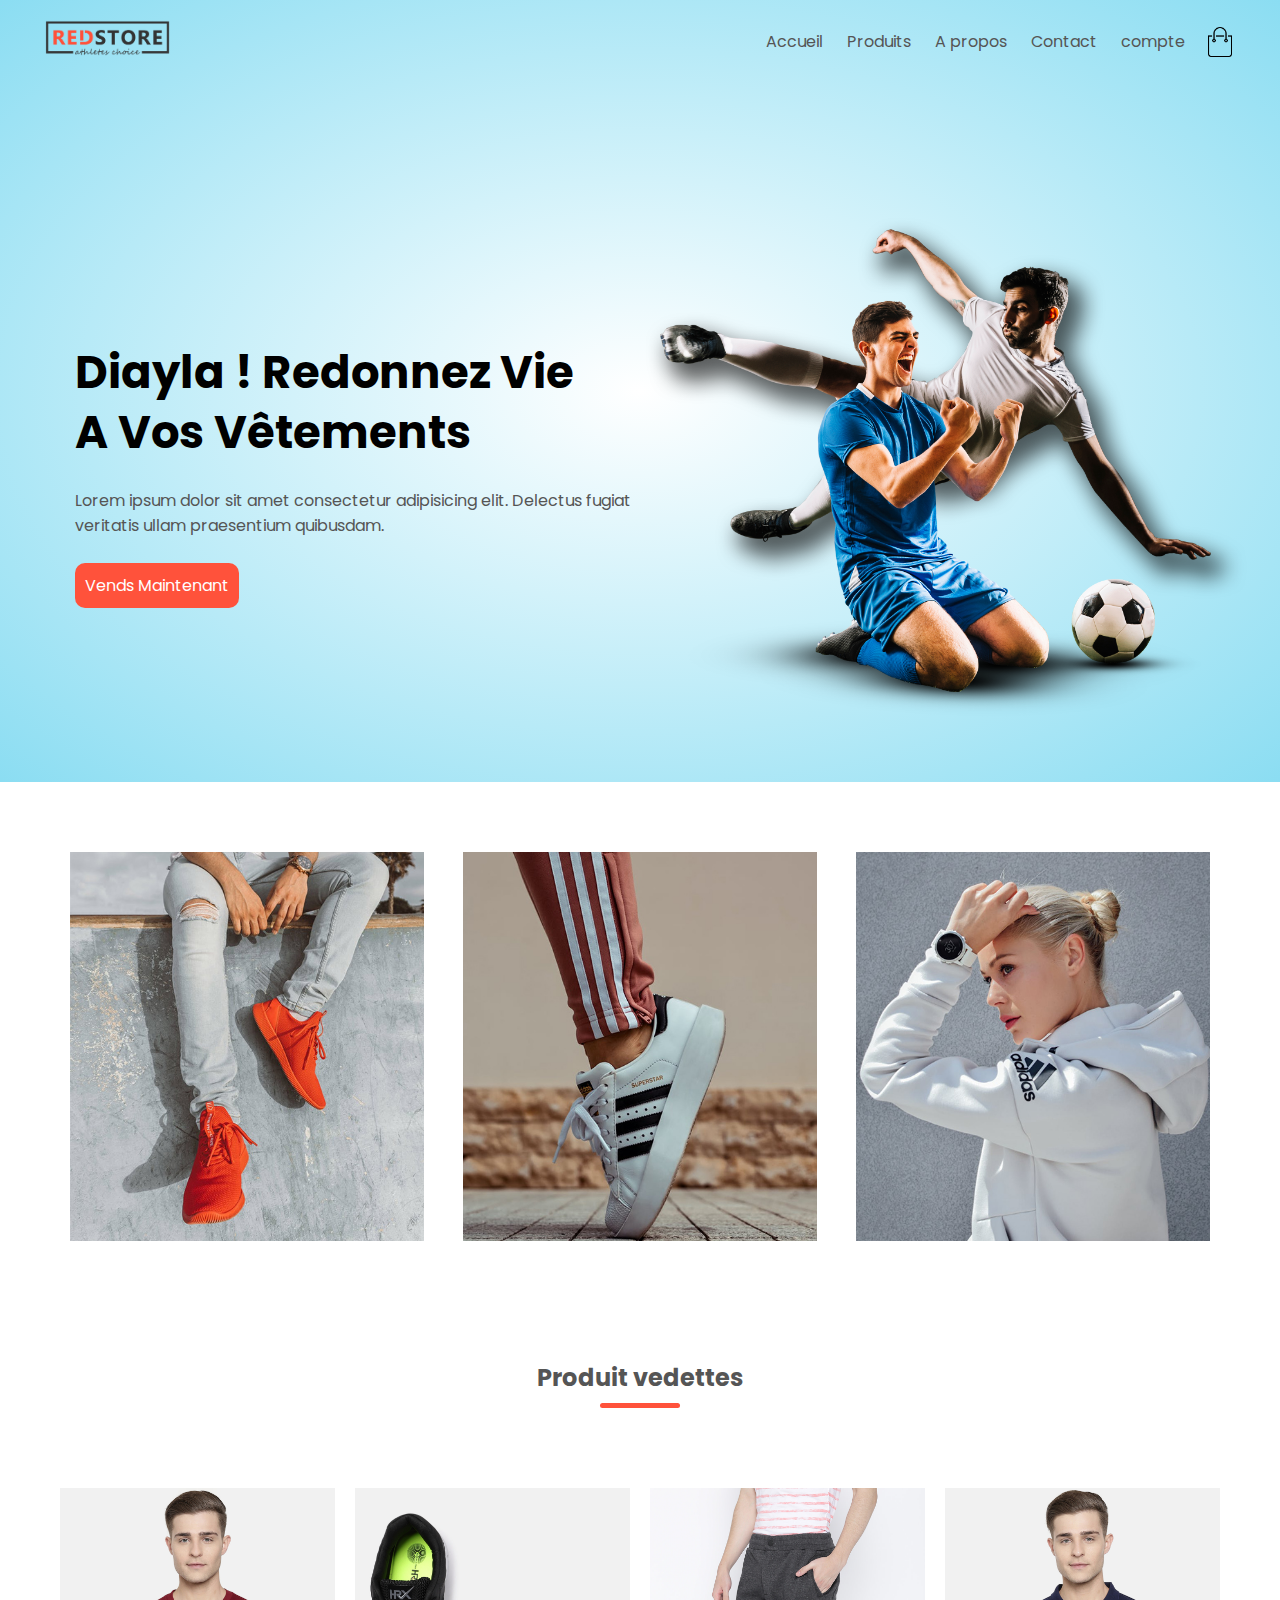
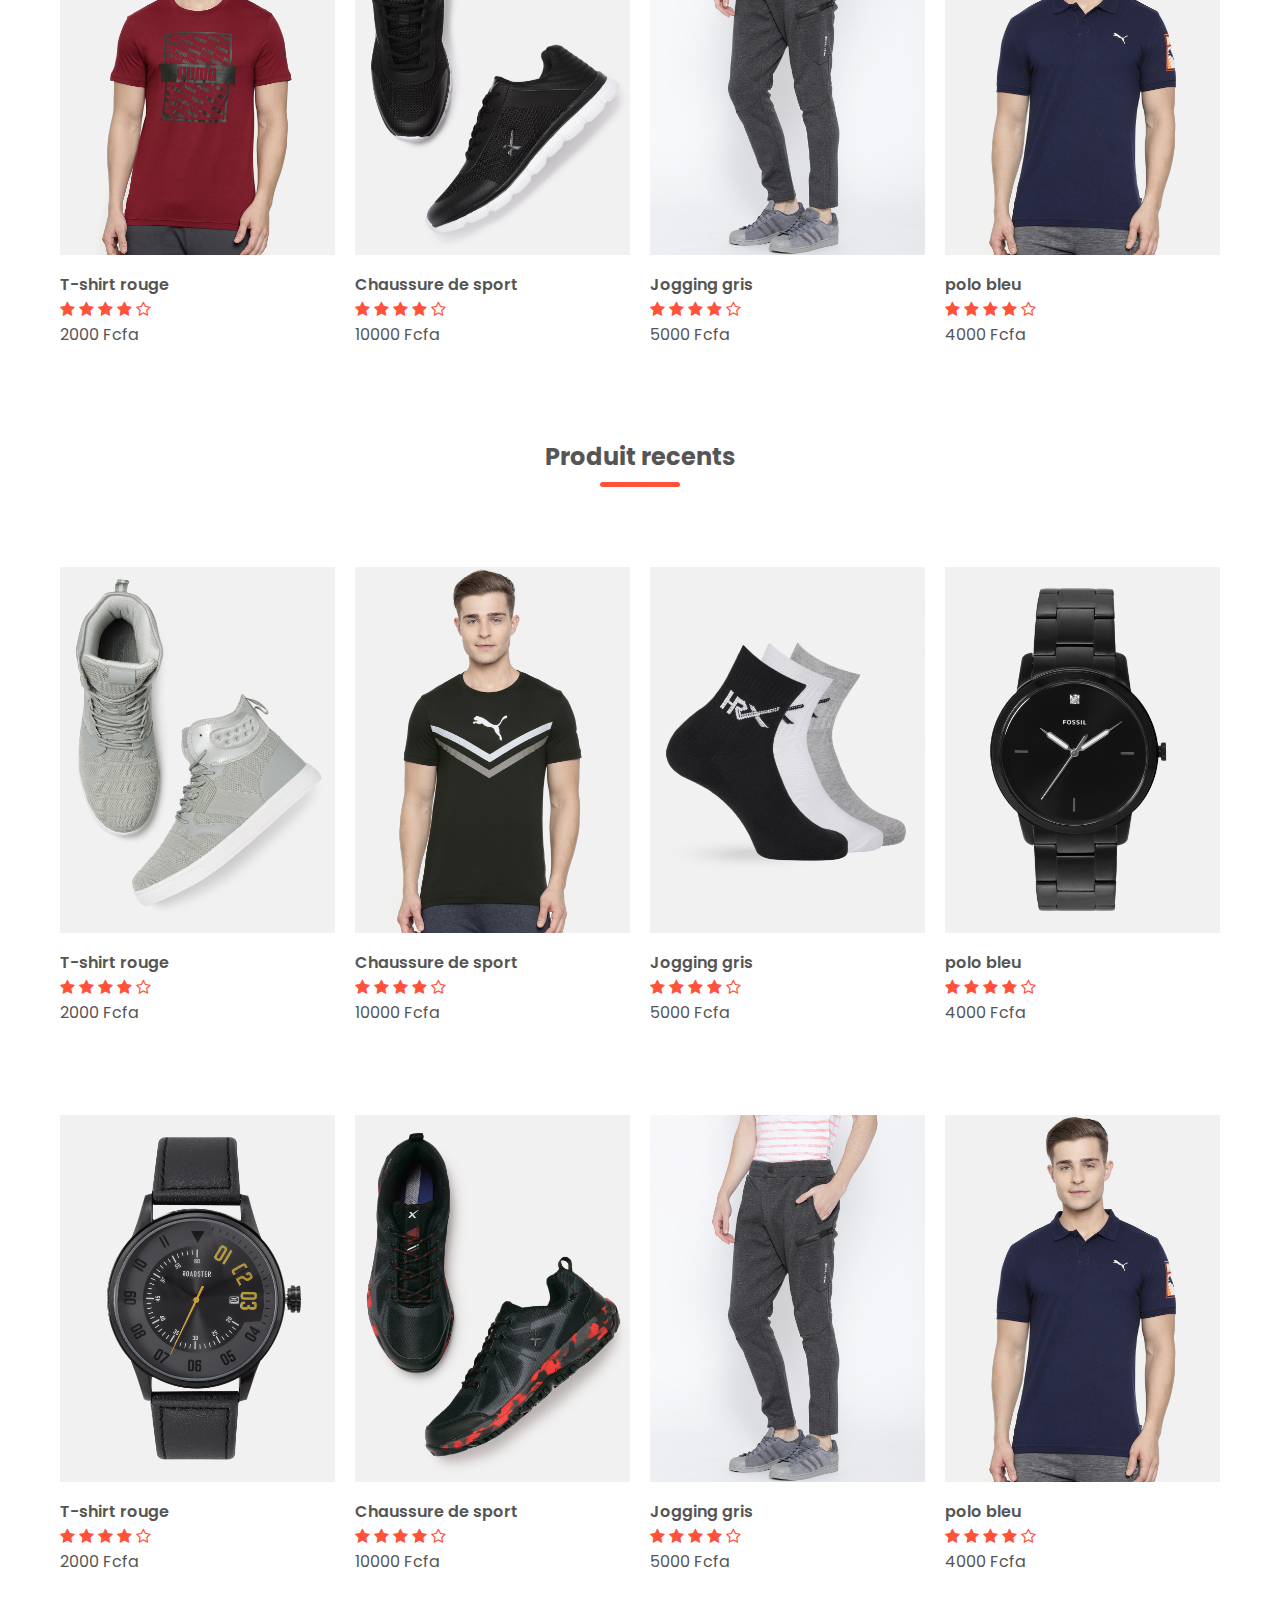
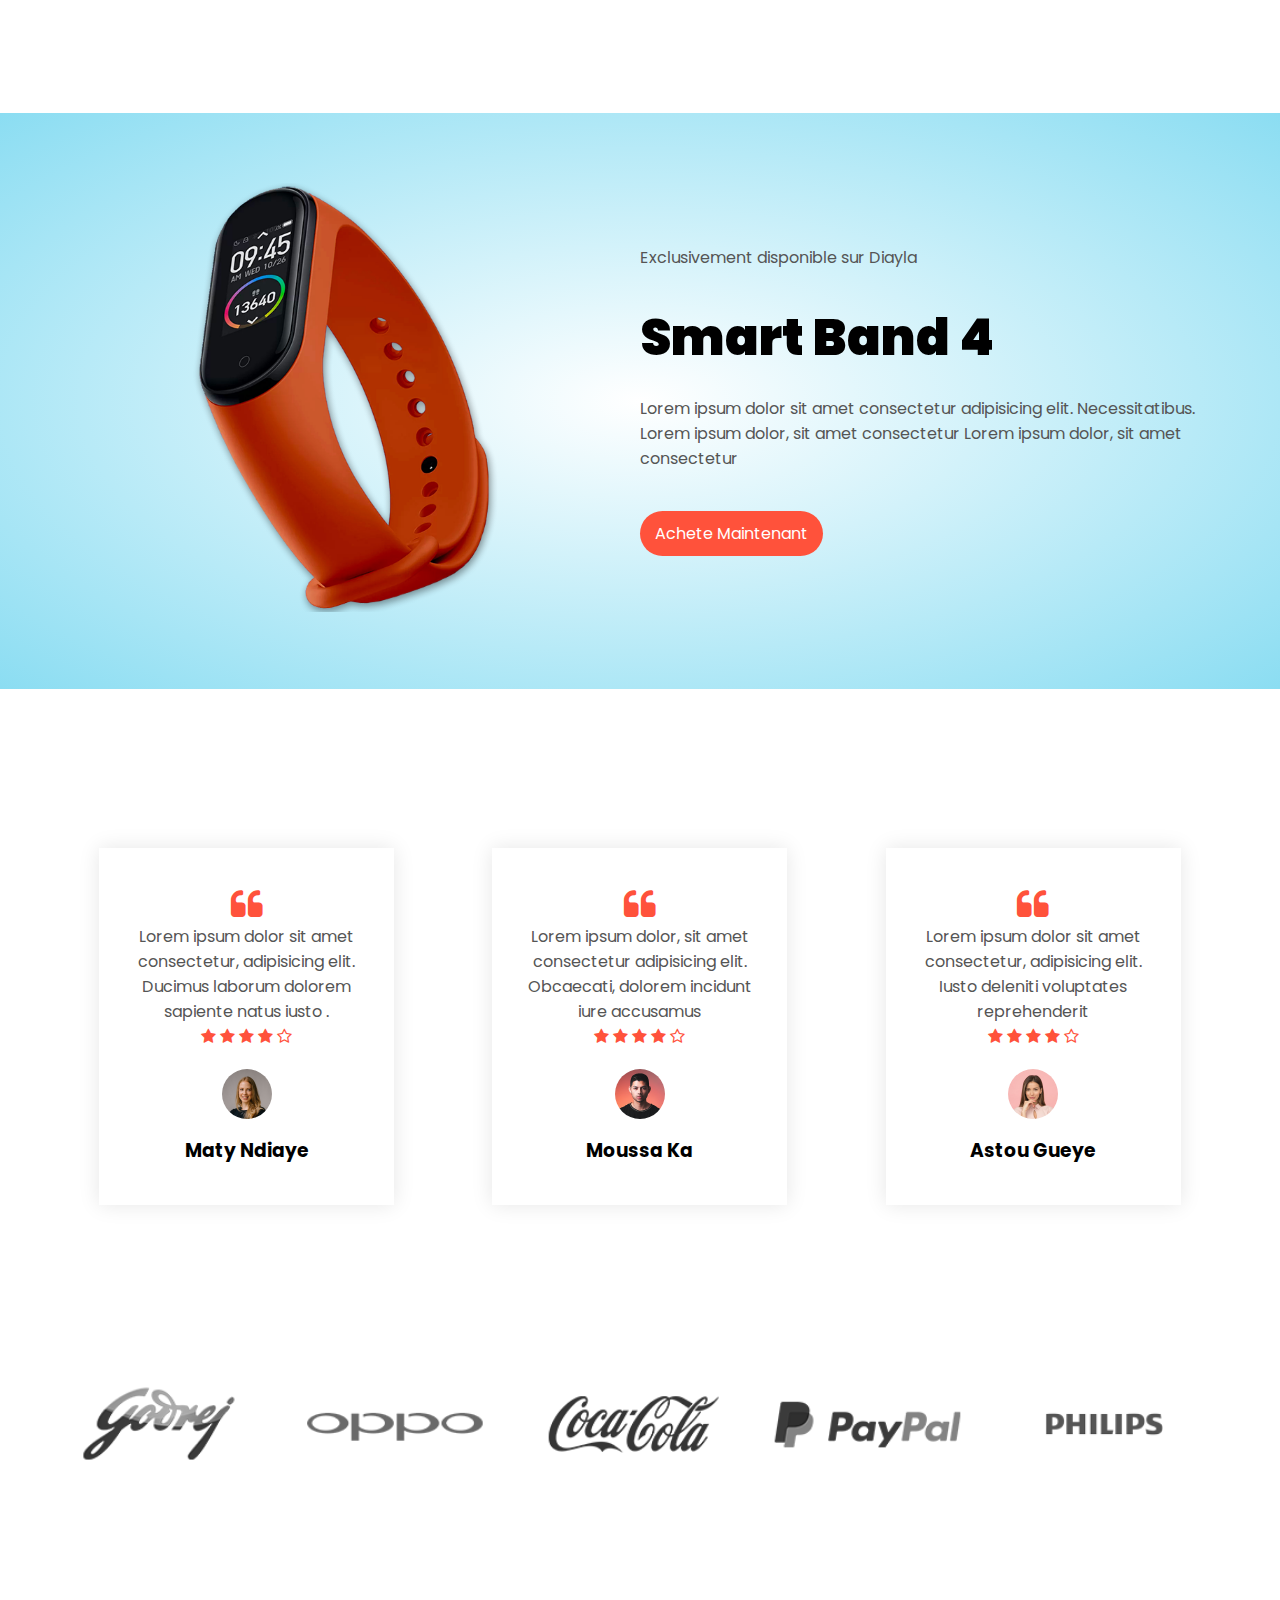
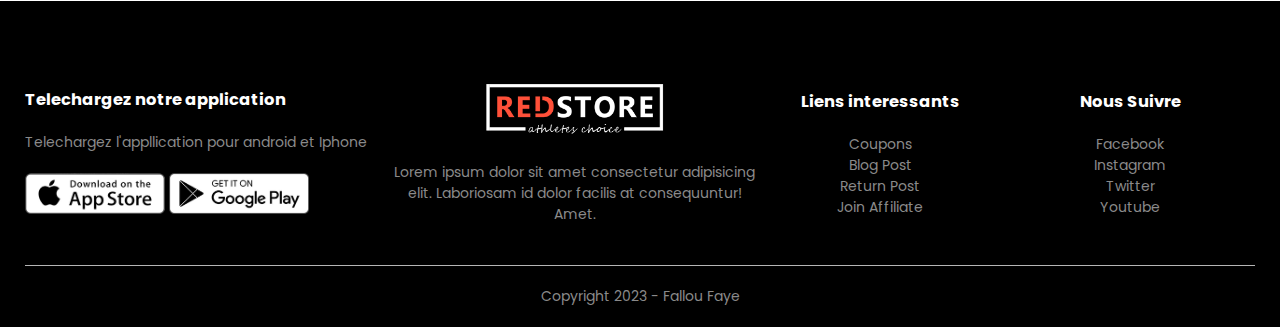
<file: index.html>
<!DOCTYPE html>
<html lang="en">
<head>
    <meta charset="UTF-8">
    <meta name="viewport" content="width=device-width, initial-scale=1.0">
    <link rel="stylesheet" href="style.css">
    <link rel="preconnect" href="https://fonts.googleapis.com">
    <link rel="preconnect" href="https://fonts.gstatic.com" crossorigin>
    <link href="https://fonts.googleapis.com/css2?family=Poppins:wght@100;200;300;400;600;700&display=swap" rel="stylesheet">
    <link rel="stylesheet" href="https://stackpath.bootstrapcdn.com/font-awesome/4.7.0/css/font-awesome.min.css">
    <title>Diayla</title>
</head>
<body>
    <section class="header">
        
        <div class="container">
            <div class="nav-bar">
        
            <div class="logo">
            <a href="index.html"><img src="images/logo.png" alt="" width="125px"></a>
        </div>
        <nav>
            <ul>
                <li><a href="">Accueil</a></li>
                <li><a href="">Produits</a></li>
                <li><a href="">A propos</a></li>
                <li><a href="">Contact</a></li>
                <li><a href="">compte</a></li>
                
            </ul>
        
        </nav>
        <img src="images/cart.png" alt="" width="30px" height="30px" >
    
    </div>
       
    <div class="row">
        <div class="row-1">
            <h1>Diayla ! Redonnez Vie <br>A Vos Vêtements</h1>
            <p>Lorem ipsum dolor sit amet consectetur adipisicing elit.
                 Delectus fugiat <br>veritatis ullam praesentium quibusdam.</p>
                 <a href="" class="btn">Vends Maintenant</a>
        </div>
        <div class="row-1">
            <img src="images/image1.png" alt="">
        </div>
       
    </div>   
</div>

    

    </section>

    <section class="head-product">
        <div class="small-container">
        <div class="row">
            <div class="col-prod">
                <img src="images/category-1.jpg" alt="">
            </div>
            <div class="col-prod">
                <img src="images/category-2.jpg" alt="">
            </div>
            <div class="col-prod">
                <img src="images/category-3.jpg" alt="">
            </div>
        </div>
    </div>
    <div class="first-title">
        <h2>Produit vedettes</h2>
    </div>

    </section>

    <!--------------features product----------->
    <section>
        <div class= "feature-product">
           
            <div class="row">
                <div class="col-4">
                    <img src="images/product-1.jpg" alt="">
                    <h4>T-shirt rouge</h4>
                    <i class="fa fa-star"></i>
                    <i class="fa fa-star"></i>
                    <i class="fa fa-star"></i>
                    <i class="fa fa-star"></i>
                    <i class="fa fa-star-o"></i>
                    <p>2000 Fcfa</p>
                </div>
                <div class="col-4">
                    <img src="images/product-2.jpg" alt="">
                    <h4>Chaussure de sport</h4>
                    <i class="fa fa-star"></i>
                    <i class="fa fa-star"></i>
                    <i class="fa fa-star"></i>
                    <i class="fa fa-star"></i>
                    <i class="fa fa-star-o"></i>
                    <p>10000 Fcfa</p>
                </div>
                <div class="col-4">
                    <img src="images/product-3.jpg" alt="">
                    <h4>Jogging gris</h4>
                    <i class="fa fa-star"></i>
                    <i class="fa fa-star"></i>
                    <i class="fa fa-star"></i>
                    <i class="fa fa-star"></i>
                    <i class="fa fa-star-o"></i>
                    <p>5000 Fcfa</p>
                </div>
                <div class="col-4">
                    <img src="images/product-4.jpg" alt="">
                    <h4>polo bleu</h4>
                    <i class="fa fa-star"></i>
                    <i class="fa fa-star"></i>
                    <i class="fa fa-star"></i>
                    <i class="fa fa-star"></i>
                    <i class="fa fa-star-o"></i>
                    <p>4000 Fcfa</p>
                </div>
            </div>
        </div>
    </section>

    <!--------------Produit recents----------->
    <div class="first-title">
        <h2>Produit recents</h2>
    </div>
    <section class="latest-prod">
        <div class="row">
            <div class="col-5">
                <img src="images/product-5.jpg" alt="">
                    <h4>T-shirt rouge</h4>
                    <i class="fa fa-star"></i>
                    <i class="fa fa-star"></i>
                    <i class="fa fa-star"></i>
                    <i class="fa fa-star"></i>
                    <i class="fa fa-star-o"></i>
                    <p>2000 Fcfa</p>
                </div>
                <div class="col-5">
                    <img src="images/product-6.jpg" alt="">
                    <h4>Chaussure de sport</h4>
                    <i class="fa fa-star"></i>
                    <i class="fa fa-star"></i>
                    <i class="fa fa-star"></i>
                    <i class="fa fa-star"></i>
                    <i class="fa fa-star-o"></i>
                    <p>10000 Fcfa</p>
                </div>
                <div class="col-5">
                    <img src="images/product-7.jpg" alt="">
                    <h4>Jogging gris</h4>
                    <i class="fa fa-star"></i>
                    <i class="fa fa-star"></i>
                    <i class="fa fa-star"></i>
                    <i class="fa fa-star"></i>
                    <i class="fa fa-star-o"></i>
                    <p>5000 Fcfa</p>
                </div>
                <div class="col-5">
                    <img src="images/product-8.jpg" alt="">
                    <h4>polo bleu</h4>
                    <i class="fa fa-star"></i>
                    <i class="fa fa-star"></i>
                    <i class="fa fa-star"></i>
                    <i class="fa fa-star"></i>
                    <i class="fa fa-star-o"></i>
                    <p>4000 Fcfa</p>
                </div>
                <div class="col-5">
                <img src="images/product-9.jpg" alt="">
                    <h4>T-shirt rouge</h4>
                    <i class="fa fa-star"></i>
                    <i class="fa fa-star"></i>
                    <i class="fa fa-star"></i>
                    <i class="fa fa-star"></i>
                    <i class="fa fa-star-o"></i>
                    <p>2000 Fcfa</p>
                </div>
                <div class="col-5">
                    <img src="images/product-10.jpg" alt="">
                    <h4>Chaussure de sport</h4>
                    <i class="fa fa-star"></i>
                    <i class="fa fa-star"></i>
                    <i class="fa fa-star"></i>
                    <i class="fa fa-star"></i>
                    <i class="fa fa-star-o"></i>
                    <p>10000 Fcfa</p>
                </div>
                <div class="col-5">
                    <img src="images/product-3.jpg" alt="">
                    <h4>Jogging gris</h4>
                    <i class="fa fa-star"></i>
                    <i class="fa fa-star"></i>
                    <i class="fa fa-star"></i>
                    <i class="fa fa-star"></i>
                    <i class="fa fa-star-o"></i>
                    <p>5000 Fcfa</p>
                </div>
                <div class="col-5">
                    <img src="images/product-4.jpg" alt="">
                    <h4>polo bleu</h4>
                    <i class="fa fa-star"></i>
                    <i class="fa fa-star"></i>
                    <i class="fa fa-star"></i>
                    <i class="fa fa-star"></i>
                    <i class="fa fa-star-o"></i>
                    <p>4000 Fcfa</p>
                </div>

            </div>
        
    </section>

    <section class="exclusive">
        <div class="small-container">
        <div class="row">
            <div class="col-6">
                <img src="images/exclusive.png" alt="" class="offer-img">
            </div>
            <div class="col-6">
                <p>Exclusivement disponible sur Diayla</p>
                <h1>Smart Band 4</h1>
                <p>Lorem ipsum dolor sit amet consectetur adipisicing elit. Necessitatibus.
                    Lorem ipsum dolor, sit amet consectetur  Lorem ipsum dolor, sit amet consectetur
            </p>
                <a href="" class="btn2">Achete Maintenant</a>
            </div>
        </div>
    </div>
    </section>

    <section class="testimonial">
        <div class="small-container">
            <div class="row">
                <div class="col-4">
                    <i class="fa fa-quote-left"></i>
                    <p>Lorem ipsum dolor sit amet consectetur, adipisicing elit. Ducimus laborum dolorem sapiente natus iusto .</p>
                    <div class="rating">
                    <i class="fa fa-star"></i>
                    <i class="fa fa-star"></i>
                    <i class="fa fa-star"></i>
                    <i class="fa fa-star"></i>
                    <i class="fa fa-star-o"></i>
                </div>
                    <img src="images/user-1.png" alt="">
                    <h3>Maty Ndiaye</h3>
                </div>
                <div class="col-4">
                    <i class="fa fa-quote-left"></i>
                    <p>Lorem ipsum dolor, sit amet consectetur adipisicing elit. Obcaecati, dolorem incidunt iure accusamus  </p>
                    <div class="rating">
                    <i class="fa fa-star"></i>
                    <i class="fa fa-star"></i>
                    <i class="fa fa-star"></i>
                    <i class="fa fa-star"></i>
                    <i class="fa fa-star-o"></i>
                </div>
                    <img src="images/user-2.png" alt="">
                    <h3>Moussa Ka</h3>

                </div>
                <div class="col-4">
                    <i class="fa fa-quote-left"></i>
                    <p>Lorem ipsum dolor sit amet consectetur, adipisicing elit. Iusto deleniti voluptates reprehenderit  </p>
                    <div class="rating">
                    <i class="fa fa-star"></i>
                    <i class="fa fa-star"></i>
                    <i class="fa fa-star"></i>
                    <i class="fa fa-star"></i>
                    <i class="fa fa-star-o"></i>
                </div>
                    <img src="images/user-3.png" alt="">
                    <h3>Astou Gueye</h3>
                </div>
            </div>
        </div>
    </section>

    <section class="logo">
        <div class="small-container">
            <div class="row">
                <div class="col-5">
                    <img src="images/logo-godrej.png" alt="" class="logo-img">
                </div>
                <div class="col-5">
                    <img src="images/logo-oppo.png" alt="" class="logo-img">
                </div>
                <div class="col-5">
                    <img src="images/logo-coca-cola.png" alt="" class="logo-img">
                </div>
                <div class="col-5">
                    <img src="images/logo-paypal.png" alt="" class="logo-img">
                </div>
                <div class="col-5">
                    <img src="images/logo-philips.png" alt="" class="logo-img">
                </div>
            </div>
        </div>
    </section>

    <section class="footer">
        <div class="container">
            <div class="row">
                <div class="footer-col-1">
                    <h3>Telechargez notre application</h3>
                    <p>Telechargez l'appllication pour android et Iphone</p>
                    <div class="app-logo">
                        <img src="images/app-store.png" alt="">
                        <img src="images/play-store.png" alt="">
                    </div>
                </div>
                <div class="footer-col-2">
                    <img src="images/logo-white.png" alt="">
                    <p>Lorem ipsum dolor sit amet consectetur adipisicing 
                        elit. Laboriosam id dolor facilis at consequuntur! Amet.</p>
                </div>
                <div class="footer-col-3">
                    <h3>Liens interessants</h3>
                    <ul>
                        <li>Coupons</li>
                        <li>Blog Post</li>
                        <li>Return Post </li>
                        <li>Join Affiliate</li>
                    </ul>
                </div>
                <div class="footer-col-4">
                    <h3>Nous Suivre</h3>
                    <ul>
                        <li>Facebook</li>
                        <li>Instagram</li>
                        <li>Twitter </li>
                        <li>Youtube</li>
                    </ul>
                </div>
            </div>
            <div>
                <hr>
                <p class="copyright">Copyright 2023 - Fallou Faye</p>
            </div>
        </div>
    </section>
</body>
</html>
</file>
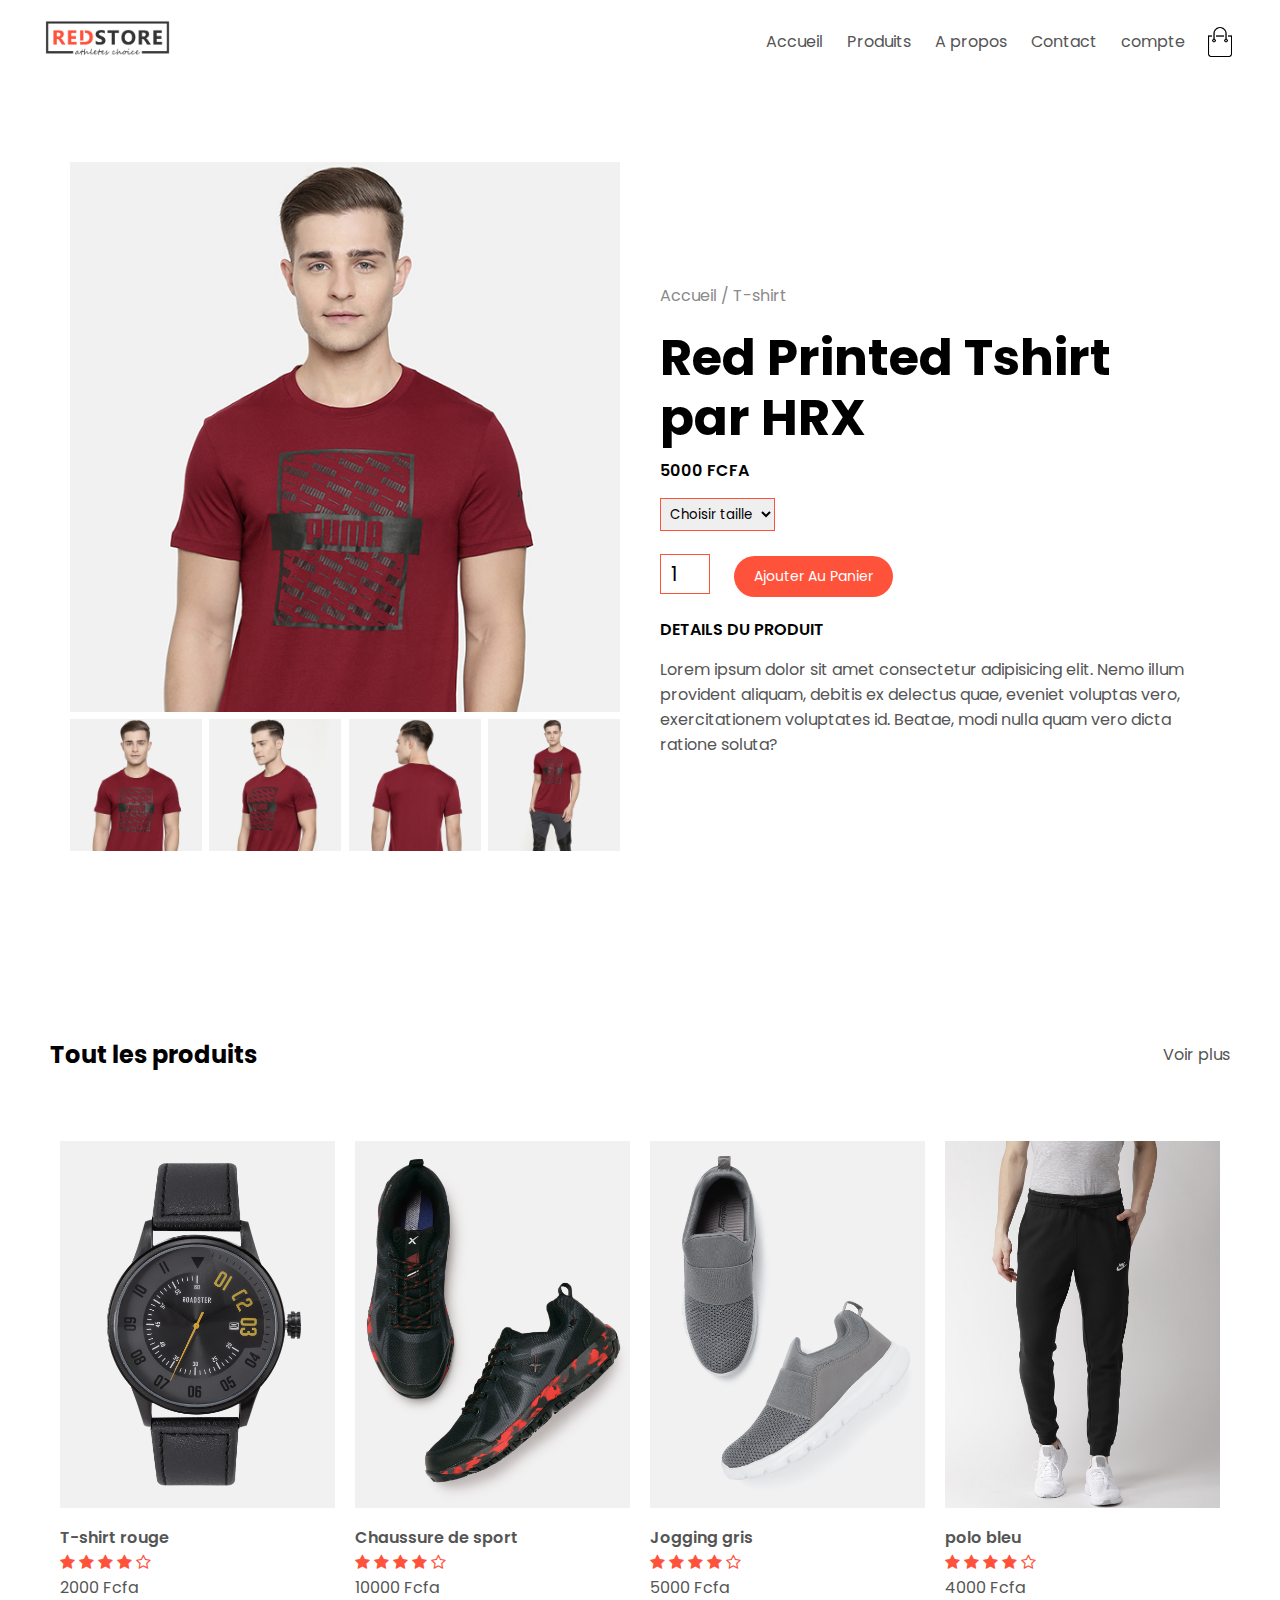
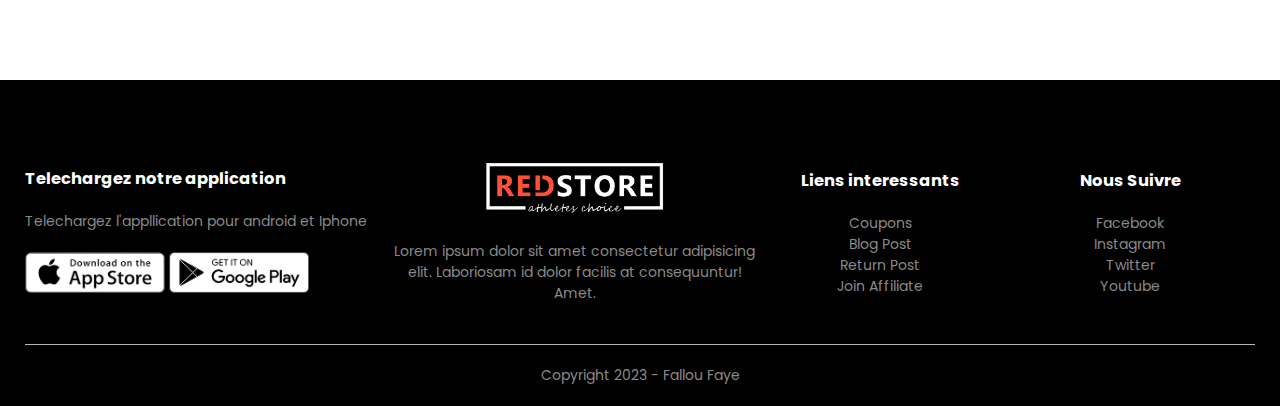
<file: product-details.html>
<!DOCTYPE html>
<html lang="en">
<head>
    <meta charset="UTF-8">
    <meta name="viewport" content="width=device-width, initial-scale=1.0">
    <link rel="stylesheet" href="style.css">
    <link rel="preconnect" href="https://fonts.googleapis.com">
    <link rel="preconnect" href="https://fonts.gstatic.com" crossorigin>
    <link href="https://fonts.googleapis.com/css2?family=Poppins:wght@100;200;300;400;600;700&display=swap" rel="stylesheet">
    <link rel="stylesheet" href="https://stackpath.bootstrapcdn.com/font-awesome/4.7.0/css/font-awesome.min.css">
    <title>Diayla</title>
</head>
<body>
    <section >
        
        <div class="container">
            <div class="nav-bar">
        
            <div class="logo">
            <a href="index.html"><img src="images/logo.png" alt="" width="125px"></a>
            
        </div>
        <nav>
            <ul id="menu">
                <li><a href="index.html">Accueil</a></li>
                <li><a href="product.html">Produits</a></li>
                <li><a href="">A propos</a></li>
                <li><a href="">Contact</a></li>
                <li><a href="">compte</a></li>
                
            </ul>
        
        </nav>
        <img src="images/cart.png" alt="" width="30px" height="30px" >
        <img src="images/menu.png" alt="" class="menu-icon" onclick="toggleMenu()">
    
    </div>
       
    
</div>

    

    <!--------------Produit recents----------->
   <section>

   

       

            <div class="small-container single-prod">
                <div class="row">

               

            <div class="row-9">
                <img src="images/gallery-1.jpg" alt="" class="img-details">
                <div class="small-img-row">
                    <div class="small-img-col">
                    <img src="images/gallery-1.jpg" width="100%" class="img img1">
                </div>
                <div class="small-img-col">
                    <img src="images/gallery-2.jpg" width="100%" class="img img2">
                </div>
                <div class="small-img-col">
                    <img src="images/gallery-3.jpg" width="100%" class="img img3">
                </div>
                <div class="small-img-col">
                    <img src="images/gallery-4.jpg" width="100%" class="img img4">
                </div>
                </div>
               
            </div>
           
            <div class="row-9 info-prod">
                <p class="p1">Accueil / T-shirt</p>
                <h1>Red Printed Tshirt <br>par HRX</h1>
                <h4>5000 FCFA</h4>
                <select name="" id="">
                    <option>Choisir taille</option>
                    <option>L</option>
                    <option>M</option>
                    <option>XL</option>
                    <option>XXL</option>
                </select>

                <div class="quantity-prod">
                    <span><input type="number" value="1"></span>
                    <a href="" class="btn btn-card">Ajouter Au Panier</a>
                </div>
                <h4>DETAILS DU PRODUIT</h4>

                <p>Lorem ipsum dolor sit amet consectetur adipisicing elit. Nemo illum provident aliquam, debitis ex delectus quae, eveniet voluptas vero, exercitationem voluptates id. Beatae, modi nulla quam vero dicta ratione soluta?</p>
            
            </div>
       
    </div>
</div>

<div class="small-container">
    <div class="row row-7">
        
        <h2>Tout les produits</h2>
    
        <p>Voir plus</p>
        </div>
    <div class="row">

        <div class="col-5">
            <a href="product-details.html"><img src="images/product-9.jpg" alt=""></a>
                <h4>T-shirt rouge</h4>
                <i class="fa fa-star"></i>
                <i class="fa fa-star"></i>
                <i class="fa fa-star"></i>
                <i class="fa fa-star"></i>
                <i class="fa fa-star-o"></i>
                <p>2000 Fcfa</p>
            </div>
            <div class="col-5">
                <img src="images/product-10.jpg" alt="">
                <h4>Chaussure de sport</h4>
                <i class="fa fa-star"></i>
                <i class="fa fa-star"></i>
                <i class="fa fa-star"></i>
                <i class="fa fa-star"></i>
                <i class="fa fa-star-o"></i>
                <p>10000 Fcfa</p>
            </div>
            <div class="col-5">
                <img src="images/product-11.jpg" alt="">
                <h4>Jogging gris</h4>
                <i class="fa fa-star"></i>
                <i class="fa fa-star"></i>
                <i class="fa fa-star"></i>
                <i class="fa fa-star"></i>
                <i class="fa fa-star-o"></i>
                <p>5000 Fcfa</p>
            </div>
            <div class="col-5">
                <img src="images/product-12.jpg" alt="">
                <h4>polo bleu</h4>
                <i class="fa fa-star"></i>
                <i class="fa fa-star"></i>
                <i class="fa fa-star"></i>
                <i class="fa fa-star"></i>
                <i class="fa fa-star-o"></i>
                <p>4000 Fcfa</p>
            </div>
</div>
</div>



        
       
    

            
</section>

            

    <section class="footer">
        <div class="container">
            <div class="row">
                <div class="footer-col-1">
                    <h3>Telechargez notre application</h3>
                    <p>Telechargez l'appllication pour android et Iphone</p>
                    <div class="app-logo">
                        <img src="images/app-store.png" alt="">
                        <img src="images/play-store.png" alt="">
                    </div>
                </div>
                <div class="footer-col-2">
                    <img src="images/logo-white.png" alt="">
                    <p>Lorem ipsum dolor sit amet consectetur adipisicing 
                        elit. Laboriosam id dolor facilis at consequuntur! Amet.</p>
                </div>
                <div class="footer-col-3">
                    <h3>Liens interessants</h3>
                    <ul>
                        <li>Coupons</li>
                        <li>Blog Post</li>
                        <li>Return Post </li>
                        <li>Join Affiliate</li>
                    </ul>
                </div>
                <div class="footer-col-4">
                    <h3>Nous Suivre</h3>
                    <ul>
                        <li>Facebook</li>
                        <li>Instagram</li>
                        <li>Twitter </li>
                        <li>Youtube</li>
                    </ul>
                </div>
            </div>
            <div>
                <hr>
                <p class="copyright">Copyright 2023 - Fallou Faye</p>
            </div>
        </div>
    </section>
   <script src="style.js"></script>
</body>
</html>
</file>
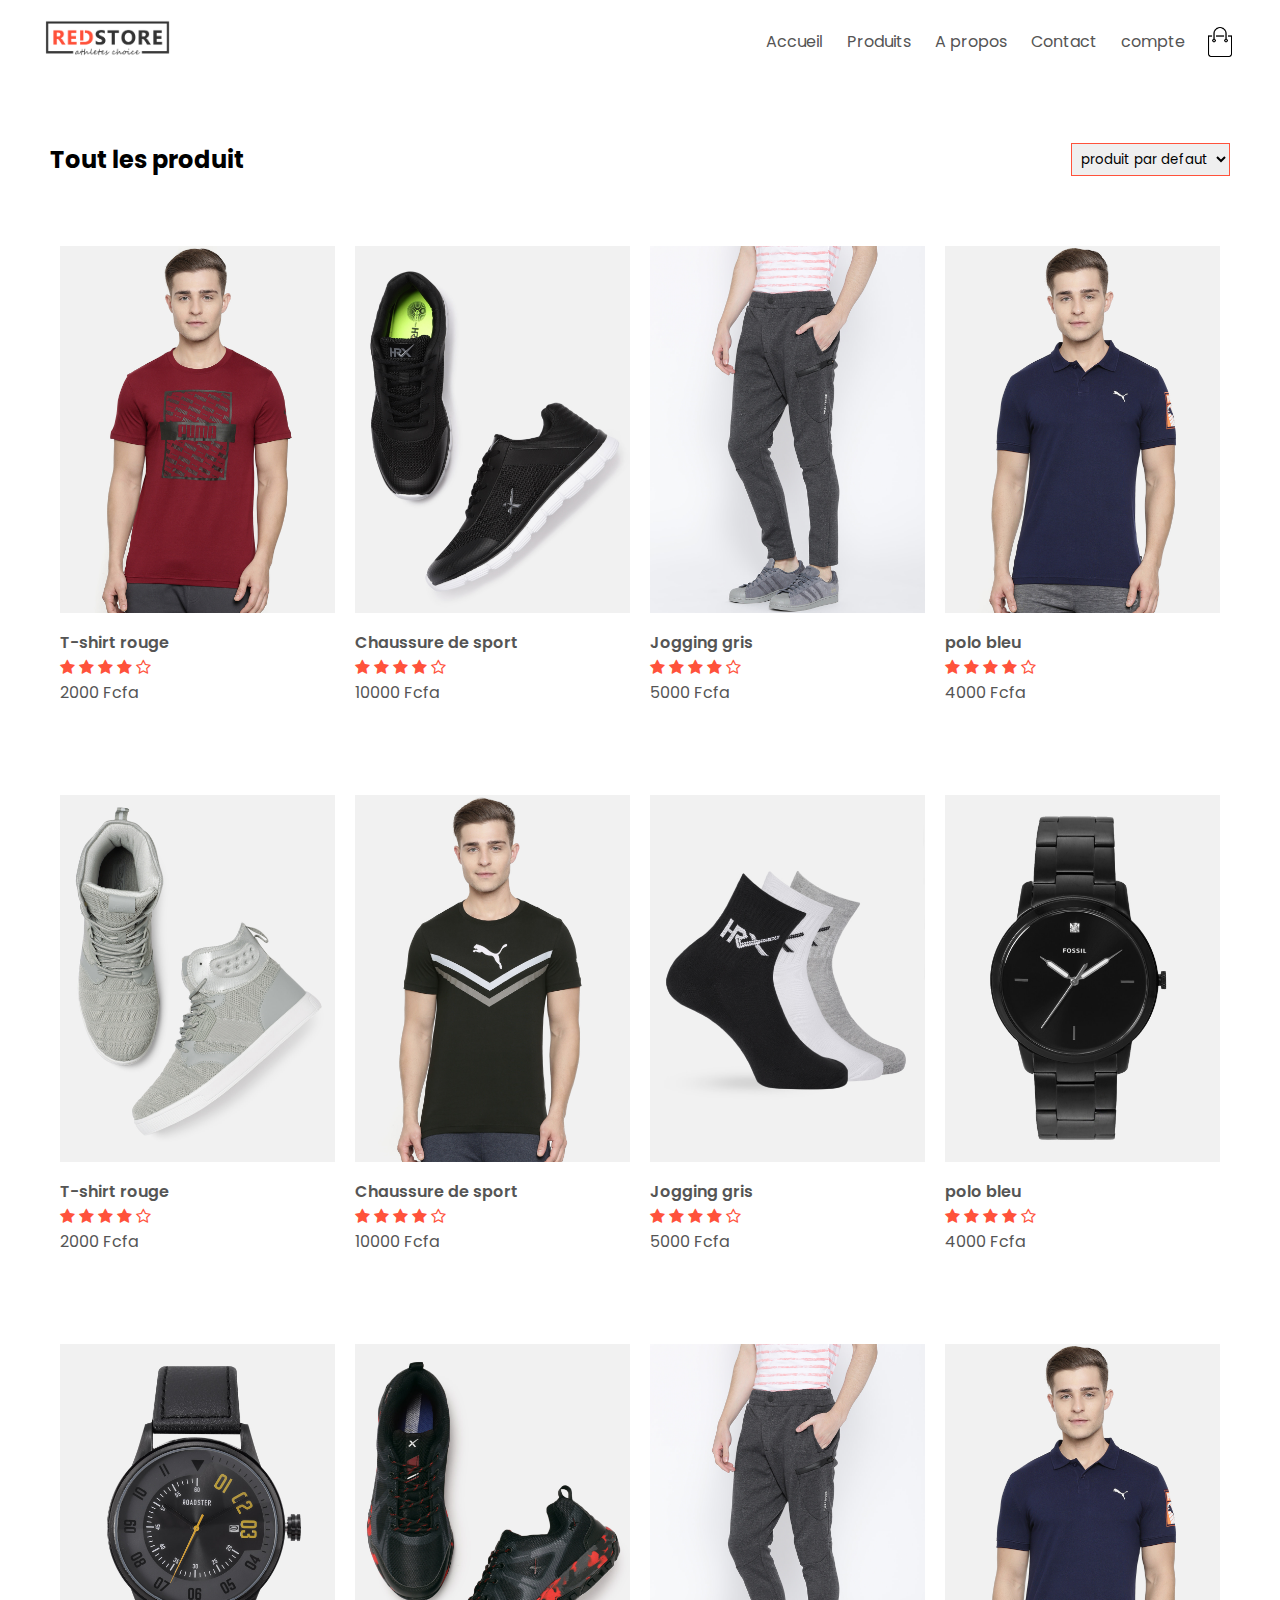
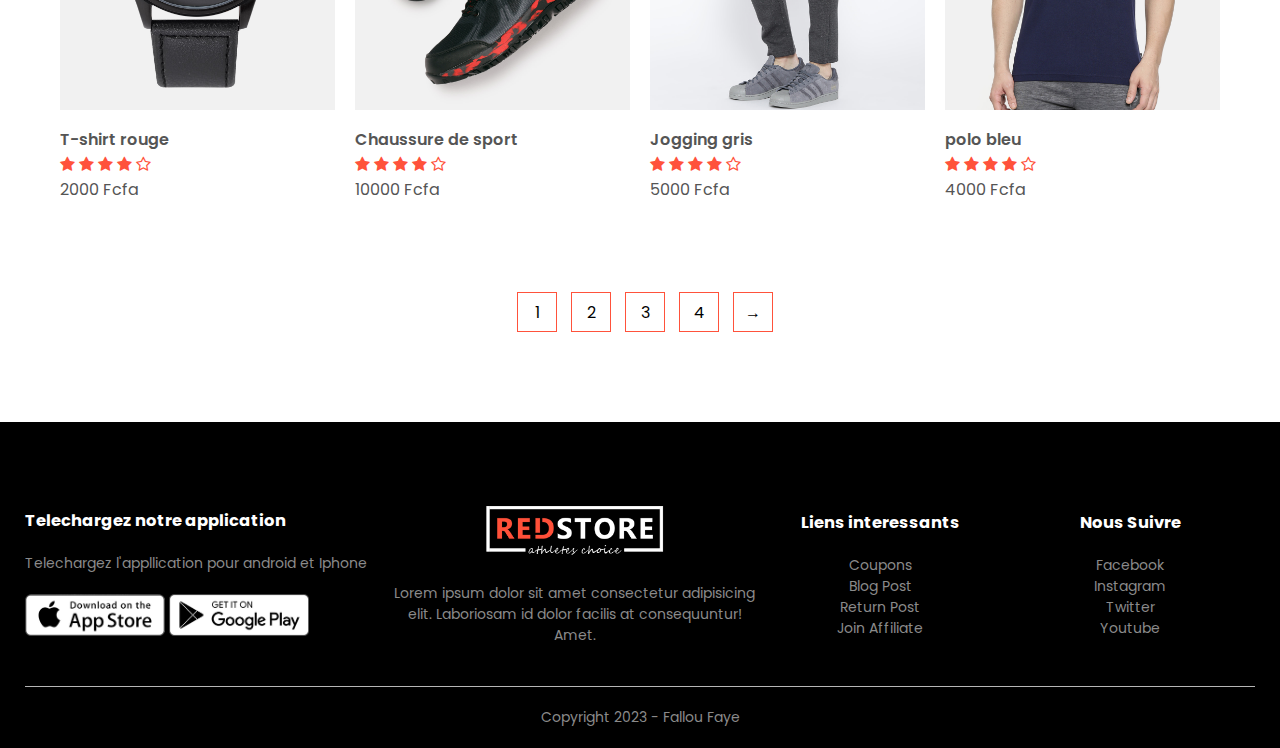
<file: product.html>
<!DOCTYPE html>
<html lang="en">
<head>
    <meta charset="UTF-8">
    <meta name="viewport" content="width=device-width, initial-scale=1.0">
    <link rel="stylesheet" href="style.css">
    <link rel="preconnect" href="https://fonts.googleapis.com">
    <link rel="preconnect" href="https://fonts.gstatic.com" crossorigin>
    <link href="https://fonts.googleapis.com/css2?family=Poppins:wght@100;200;300;400;600;700&display=swap" rel="stylesheet">
    <link rel="stylesheet" href="https://stackpath.bootstrapcdn.com/font-awesome/4.7.0/css/font-awesome.min.css">
    <title>Diayla</title>
</head>
<body>
    <section >
        
        <div class="container">
            <div class="nav-bar">
        
            <div class="logo">
            <a href="index.html"><img src="images/logo.png" alt="" width="125px"></a>
            
        </div>
        <nav>
            <ul id="menu">
                <li><a href="index.html">Accueil</a></li>
                <li><a href="product.html">Produits</a></li>
                <li><a href="">A propos</a></li>
                <li><a href="">Contact</a></li>
                <li><a href="">compte</a></li>
                
            </ul>
        
        </nav>
        <img src="images/cart.png" alt="" width="30px" height="30px" >
        <img src="images/menu.png" alt="" class="menu-icon" onclick="toggleMenu()">
    
    </div>
       
    
</div>

    

    
    <!--------------features product----------->
   

    <!--------------Produit recents----------->
   
    <section class="latest-prod">
        <div class="row row-7">
        
            <h2>Tout les produit</h2>
        
            <select name="" id="">
                <option>produit par defaut</option>
                <option>T-shirt</option>
                <option>Jean</option>
                <option>Chaussures</option>
            </select>
       
    </div>

        <div class="row">

            <div class="col-5">
                <a href="product-details.html"><img src="images/product-1.jpg" alt=""></a>
                    <h4>T-shirt rouge</h4>
                    <i class="fa fa-star"></i>
                    <i class="fa fa-star"></i>
                    <i class="fa fa-star"></i>
                    <i class="fa fa-star"></i>
                    <i class="fa fa-star-o"></i>
                    <p>2000 Fcfa</p>
                </div>
                <div class="col-5">
                    <img src="images/product-2.jpg" alt="">
                    <h4>Chaussure de sport</h4>
                    <i class="fa fa-star"></i>
                    <i class="fa fa-star"></i>
                    <i class="fa fa-star"></i>
                    <i class="fa fa-star"></i>
                    <i class="fa fa-star-o"></i>
                    <p>10000 Fcfa</p>
                </div>
                <div class="col-5">
                    <img src="images/product-3.jpg" alt="">
                    <h4>Jogging gris</h4>
                    <i class="fa fa-star"></i>
                    <i class="fa fa-star"></i>
                    <i class="fa fa-star"></i>
                    <i class="fa fa-star"></i>
                    <i class="fa fa-star-o"></i>
                    <p>5000 Fcfa</p>
                </div>
                <div class="col-5">
                    <img src="images/product-4.jpg" alt="">
                    <h4>polo bleu</h4>
                    <i class="fa fa-star"></i>
                    <i class="fa fa-star"></i>
                    <i class="fa fa-star"></i>
                    <i class="fa fa-star"></i>
                    <i class="fa fa-star-o"></i>
                    <p>4000 Fcfa</p>
                </div>
            
            
            <div class="col-5">
                <img src="images/product-5.jpg" alt="">
                    <h4>T-shirt rouge</h4>
                    <i class="fa fa-star"></i>
                    <i class="fa fa-star"></i>
                    <i class="fa fa-star"></i>
                    <i class="fa fa-star"></i>
                    <i class="fa fa-star-o"></i>
                    <p>2000 Fcfa</p>
                </div>
                <div class="col-5">
                    <img src="images/product-6.jpg" alt="">
                    <h4>Chaussure de sport</h4>
                    <i class="fa fa-star"></i>
                    <i class="fa fa-star"></i>
                    <i class="fa fa-star"></i>
                    <i class="fa fa-star"></i>
                    <i class="fa fa-star-o"></i>
                    <p>10000 Fcfa</p>
                </div>
                <div class="col-5">
                    <img src="images/product-7.jpg" alt="">
                    <h4>Jogging gris</h4>
                    <i class="fa fa-star"></i>
                    <i class="fa fa-star"></i>
                    <i class="fa fa-star"></i>
                    <i class="fa fa-star"></i>
                    <i class="fa fa-star-o"></i>
                    <p>5000 Fcfa</p>
                </div>
                <div class="col-5">
                    <img src="images/product-8.jpg" alt="">
                    <h4>polo bleu</h4>
                    <i class="fa fa-star"></i>
                    <i class="fa fa-star"></i>
                    <i class="fa fa-star"></i>
                    <i class="fa fa-star"></i>
                    <i class="fa fa-star-o"></i>
                    <p>4000 Fcfa</p>
                </div>
                <div class="col-5">
                <img src="images/product-9.jpg" alt="">
                    <h4>T-shirt rouge</h4>
                    <i class="fa fa-star"></i>
                    <i class="fa fa-star"></i>
                    <i class="fa fa-star"></i>
                    <i class="fa fa-star"></i>
                    <i class="fa fa-star-o"></i>
                    <p>2000 Fcfa</p>
                </div>
                <div class="col-5">
                    <img src="images/product-10.jpg" alt="">
                    <h4>Chaussure de sport</h4>
                    <i class="fa fa-star"></i>
                    <i class="fa fa-star"></i>
                    <i class="fa fa-star"></i>
                    <i class="fa fa-star"></i>
                    <i class="fa fa-star-o"></i>
                    <p>10000 Fcfa</p>
                </div>
                <div class="col-5">
                    <img src="images/product-3.jpg" alt="">
                    <h4>Jogging gris</h4>
                    <i class="fa fa-star"></i>
                    <i class="fa fa-star"></i>
                    <i class="fa fa-star"></i>
                    <i class="fa fa-star"></i>
                    <i class="fa fa-star-o"></i>
                    <p>5000 Fcfa</p>
                </div>
                <div class="col-5">
                    <img src="images/product-4.jpg" alt="">
                    <h4>polo bleu</h4>
                    <i class="fa fa-star"></i>
                    <i class="fa fa-star"></i>
                    <i class="fa fa-star"></i>
                    <i class="fa fa-star"></i>
                    <i class="fa fa-star-o"></i>
                    <p>4000 Fcfa</p>
                </div>

           

            <div class="page-btn">
                <span>1</span>
                <span>2</span>
                <span>3</span>
                <span>4</span>
                <span>&#8594;</span>
            </div>
        </div>
        
    </section>

    
        
    

   

   

   
    <section class="footer">
        <div class="container">
            <div class="row">
                <div class="footer-col-1">
                    <h3>Telechargez notre application</h3>
                    <p>Telechargez l'appllication pour android et Iphone</p>
                    <div class="app-logo">
                        <img src="images/app-store.png" alt="">
                        <img src="images/play-store.png" alt="">
                    </div>
                </div>
                <div class="footer-col-2">
                    <img src="images/logo-white.png" alt="">
                    <p>Lorem ipsum dolor sit amet consectetur adipisicing 
                        elit. Laboriosam id dolor facilis at consequuntur! Amet.</p>
                </div>
                <div class="footer-col-3">
                    <h3>Liens interessants</h3>
                    <ul>
                        <li>Coupons</li>
                        <li>Blog Post</li>
                        <li>Return Post </li>
                        <li>Join Affiliate</li>
                    </ul>
                </div>
                <div class="footer-col-4">
                    <h3>Nous Suivre</h3>
                    <ul>
                        <li>Facebook</li>
                        <li>Instagram</li>
                        <li>Twitter </li>
                        <li>Youtube</li>
                    </ul>
                </div>
            </div>
            <div>
                <hr>
                <p class="copyright">Copyright 2023 - Fallou Faye</p>
            </div>
        </div>
    </section>
   <script src="style.js"></script>
</body>
</html>
</file>
<file: style.css>
* {
    margin: 0;
    padding: 0;
    font-family: 'Poppins', sans-serif;
    box-sizing: border-box;
}

nav {
    
    flex: 1;
    text-align: right;
   
}

.nav-bar {
    display: flex;
    align-items: center;
    padding: 20px;
}



nav ul  {
    display: inline-block;
    list-style-type: none;

}
nav ul li  {
    display: inline-block;
    margin-right: 20px;
   
}
a {
    text-decoration: none;
    color: #555;
}

.container {
    margin: auto;
    padding-left: 25px;
    padding-right: 25px;
    max-width: 1500px;
    
}
.row {
    display: flex;
    justify-content: space-around;
    align-items: center;
    margin-top: 5%;
    flex-wrap: wrap;
}
.row-1 {
    flex-basis: 50%;
    min-width: 300px;
    

    

}
.row-1 img {
    max-width: 100%;
    padding: 50px 0;
}
p {
    color: #555;
}



.row-1 h1 {
    font-size: 45px;
    line-height: 60px;
    margin: 25px 50px;
}
.row-1 p {
    margin-left: 50px;
}
.btn {
    background:#ff523b;
    display: inline-block;
    padding: 10px;
    border-radius: 10px;
    margin-top: 25px;
    color: #fff;
    margin-left: 50px;
    transition: 0.5s;
    
}
.btn:hover {
    background:#fff;
    color: #ff523b;
    border: 1px solid #ff523b; ;
}

.row-1 a {
    text-decoration: none;
}

.header {
    background: radial-gradient(#fff, #8bddf2);

}

.head-product {
    margin: 70px 0;
}

.col-prod {
    margin-bottom: 30px;
    flex-basis: 30%;
    min-width: 250px;
}

.col-prod img {
    width: 100%;
}
.small-container {
    max-width: 1300px;
    padding-left: 50px;
    padding-right: 50px;
    margin: auto;
    
}

.first-title {
    text-align: center;
    margin: 70px 0;
    color: #555;
    position: relative;
    line-height: 60px;
}

.col-4 {
    min-width: 200px;
    flex-basis: 25%;
    padding: 10px;
    margin-bottom: 0px;
    transition:  0.5s;
    
    
}
.col-4 img {
    width: 100%;
    margin-bottom: 10px;
}
.feature-product {
    max-width: 1300px;
    padding-left: 50px;
    padding-right: 50px;
    margin: auto;
   
}
.col-4 .fa {
    color: #ff523b;
}

.first-title::after {
    content: '';
    background: #ff523b;
    width: 80px;
    height: 5px;
    border-radius: 5px;
    position: absolute;
   left: 50%;
   bottom: 0;
   transform: translateX(-50%);
}

h4 {
    color: #555;
    font-weight: 600;
}

.latest-prod {
    max-width: 1300px;
    padding-left: 50px;
    padding-right: 50px;
    margin: auto;
}

.col-5 {
    min-width: 200px;
    flex-basis: 25%;
    padding: 10px;
    margin-bottom: 70px;
}

.col-5 img {
    width: 100%;
    margin-bottom: 10px;
   
}
.col-5 .fa {
    color:#ff523b ;    
}
.col-4:hover {
    transform: translateY(-15px);
}

.exclusive {
    background: radial-gradient(#fff, #8bddf2);
   
    
}

.col-6 {
    min-width: 300px;
    flex-basis: 50%;
    padding: 20px 0;
    text-align: left;
}
.col-6 img {
    width: 100%;
    
}

.col-6 p {
    color: #555;
    margin-bottom: 30px;
    font-weight: 500px;
    line-height: 25px;
   
}
.col-6 h1 {
    font-size: 50px;
    font-weight:900;
    margin-bottom: 20px;
   
}
.col-6 a {
    text-decoration: none;
}

.btn2 {
    background:#ff523b;
    display: inline-block;
    padding: 10px 15px;
    border-radius: 50px;
    margin-top: 10px;
    color: #fff;
    transition: 0.5s;
    
}
.btn2:hover {
    background:#fff;
    color: #ff523b;
    border: 1px solid #ff523b; ;
}


.col-6 .offer-img {
    padding: 50px;
}
.testimonial {
    padding-top: 100px;
    
}

.testimonial .col-4 {
   text-align: center;
   padding: 40px 20px;
   box-shadow: 0 0 20px 0 rgba(0, 0, 0, 0.1);
   cursor: pointer;
   transition: 0.5s;
}

.testimonial .col-4:hover {
    transform: translateY(-10px);
}

.testimonial .col-4 img {
    width: 50px;
    border-radius: 50px;
    margin-top: 20px;
    
}

.fa.fa-quote-left {
    font-size: 34px;
}

.col-5 .logo-img {
    max-width: 200px;
    filter: grayscale(100%);
    transition: 0.5s;
    
}

.logo-img:hover {
    filter: none;
}
.logo .col-5 {
    flex-basis: 20%;
    cursor: pointer;
    margin: 100px auto;
}

.footer {
    background: #000;
    color: #8a8a8a;
    font-size: 14px;
    padding: 20px 0 20px;
}

.footer p {
    color: #8a8a8a;
}
.footer h3 {
    color: #fff;
    margin-bottom: 20px ;
}

.footer-col-1 , .footer-col-2 , .footer-col-3 , .footer-col-4 {
    min-width: 250px;
    margin-bottom: 20px;
}

.footer-col-1 {
    flex-basis: 30%;

}
.footer-col-2 {
    flex: 1;
    text-align: center;
}

.footer-col-2 img {
    width: 180px;
    margin-bottom: 20px;
}

.footer-col-3, .footer-col-4 {
    flex-basis: 12%;
    text-align: center;
}

ul {
    list-style-type: none;
}
.app-logo {
    margin-top: 20px;
}

.app-logo img {
    width: 140px;
}

.footer .container {
    margin-top: 0px;
}
.footer hr {
    border: none;
    background: #b5b5b5;
    height: 1px;
    margin: 20px 0;
}
.copyright {
    text-align: center;
}

.menu-icon {
    width: 28px;
    margin-left: 20px;
    display: none;
}

@media only screen and (max-width : 800px) {
    nav ul {
        position: absolute;
        top: 70px;
        left: 0;
        background: #333;
        width: 100%;
        overflow: hidden;
        transition: max-height 0.5s;
    }
    nav ul li {
        display: block;
        margin-right: 50px;
        margin-top: 10px;
        margin-bottom: 10px;
    }

    nav ul li a {
        color: #fff;
    }

    .menu-icon {
        display: block;
        cursor: pointer;
    }

} 

@media only screen and (max-width : 600px) {
    .row {
        text-align: center;
    }

    .col-4, .col-5, .col-6, .row-9 {
        flex-basis: 100%;
    }
    .testimonial .col-4 {
        margin-top: 20px;
     }

     .single-prod .row{
        text-align: left;
     }
     .single-prod .row-9 {
        padding: 10px 0;
     }
     .single-prod .row-9 h1 {
        font-size: 24px;
        line-height: 30px;
        
     }
    

    
}


    

.row-7 {
    justify-content: space-between;
    margin-top: 100px auto 50px;
}

select {
    border:1px #ff523b solid;
    padding: 5px;
}
select:focus {
    outline: none;
}
.page-btn {
    margin: 0 auto 80px;
    padding: 10px;

}
.page-btn span {
    display: inline-block;
    text-align: center;
    border: 1px #ff523b solid;
    margin-left: 10px;
    width: 40px;
    height: 40px;
    cursor: pointer;
    line-height: 40px;
      
}

.page-btn span:hover {
    background:#ff523b ; 
    color: white;
}


.row-9 {
    flex-basis: 50%;
    min-width: 400px;
    padding: 20px;
}




.row-9 img {
    width: 100%;
    padding: 0;
    
    
}
.row-9 h1 {
    margin-bottom: 10px;
}

.row-9 h1 {
    font-size: 50px;
    line-height: 60px;
}

.row-9 h4 {
    color: #000;
    margin-bottom: 15px;
}

.quantity-prod {
    margin-bottom: 20px;
}




.quantity-prod input {
    width: 50px;
    height: 40px;
    padding-left: 10px;
    font-size: 20px;
    margin-right: 10px;
    border: 1px #ff523b solid;
}

input:focus {
    outline: none;
}

.quantity-prod .btn-card {
    border-radius: 30px;
    margin-left: 10px;
    font-size: 14px;
    padding-left: 20px;
    padding-right: 20px;
}


.row-9 .p1 {
    color: #8a8a8a;
    margin-bottom: 20px;
    margin-top: 0;
   
}
.prod-details .img-row {
    margin-left: 20px;
    margin-bottom: 30px;
}
.info-prod {
    margin-top: -80px;
}

.small-img-row {
    display: flex;
    justify-content: space-between;
    margin-bottom: 100px;
}
.small-img-col {
    flex-basis: 24%;
}
</file>
